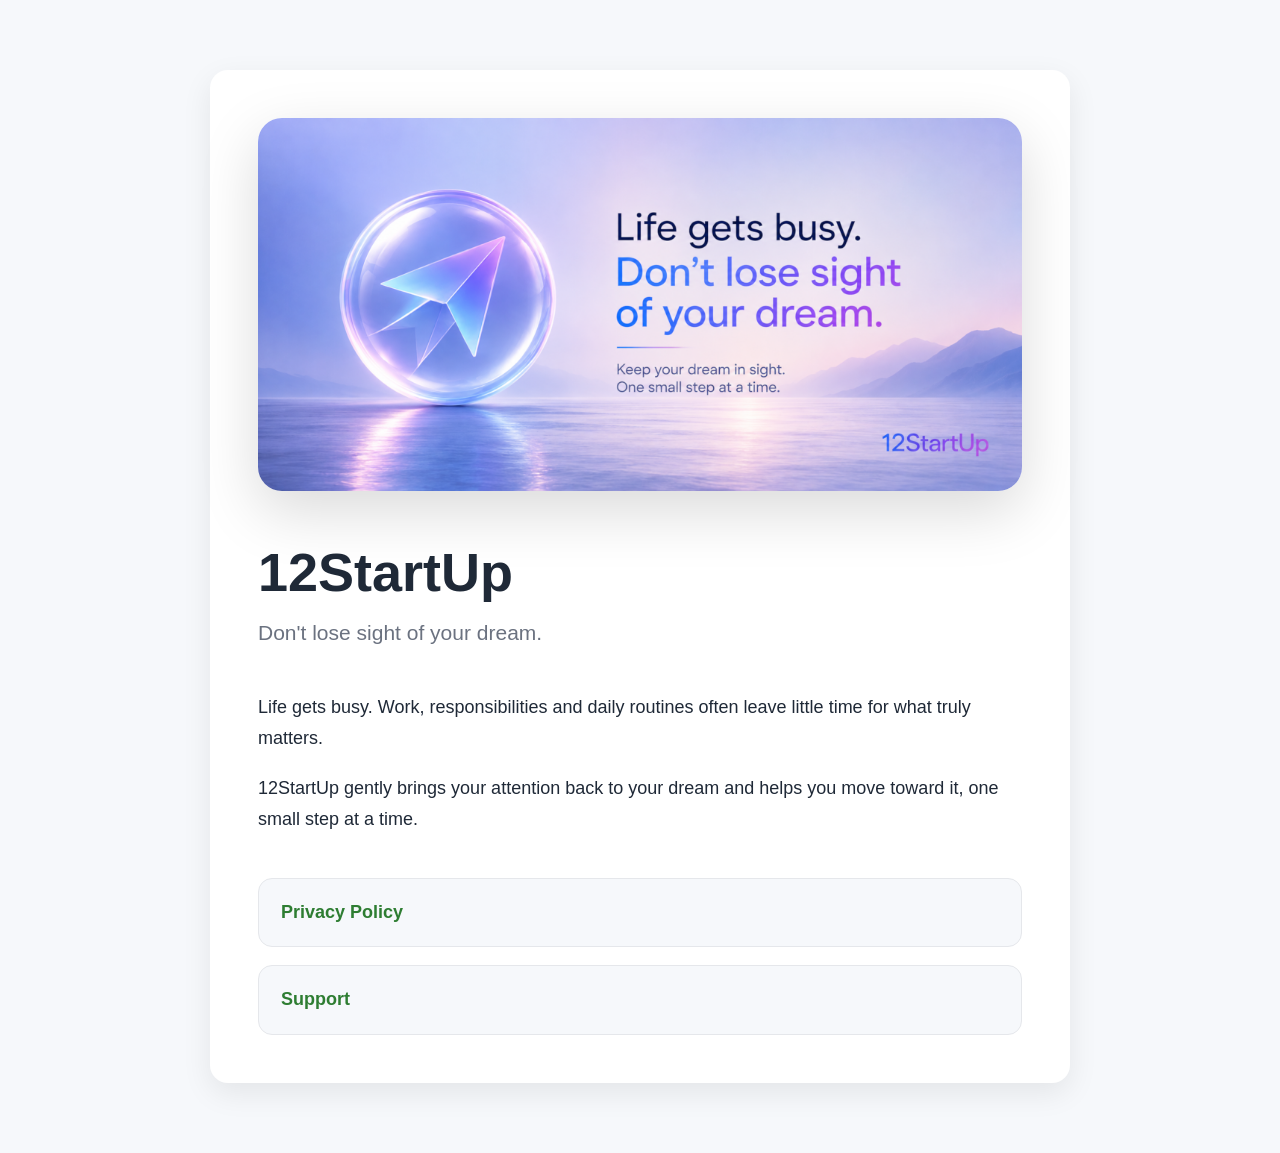
<file: index.html>
<!DOCTYPE html>
<html lang="en">

<head>
    <meta charset="UTF-8">
    <meta name="viewport" content="width=device-width, initial-scale=1.0">

    <title>12StartUp</title>

    <link rel="stylesheet" href="style.css">
</head>

<body>

    <main class="container">

        <img
        src="assets/description.png"
        alt="12StartUp"
        class="description-image">

        <h1>12StartUp</h1>

        <p class="subtitle">
            Don't lose sight of your dream.
        </p>
        
        <p>
            Life gets busy.
            Work, responsibilities and daily routines
            often leave little time for what truly matters.
        </p>
        
        <p>
            12StartUp gently brings your attention back
            to your dream and helps you move toward it,
            one small step at a time.
        </p>

        
        <nav class="links">

            <a href="privacy.html">
                Privacy Policy
            </a>

            <a href="support.html">
                Support
            </a>

        </nav>

    </main>

</body>

</html>
</file>
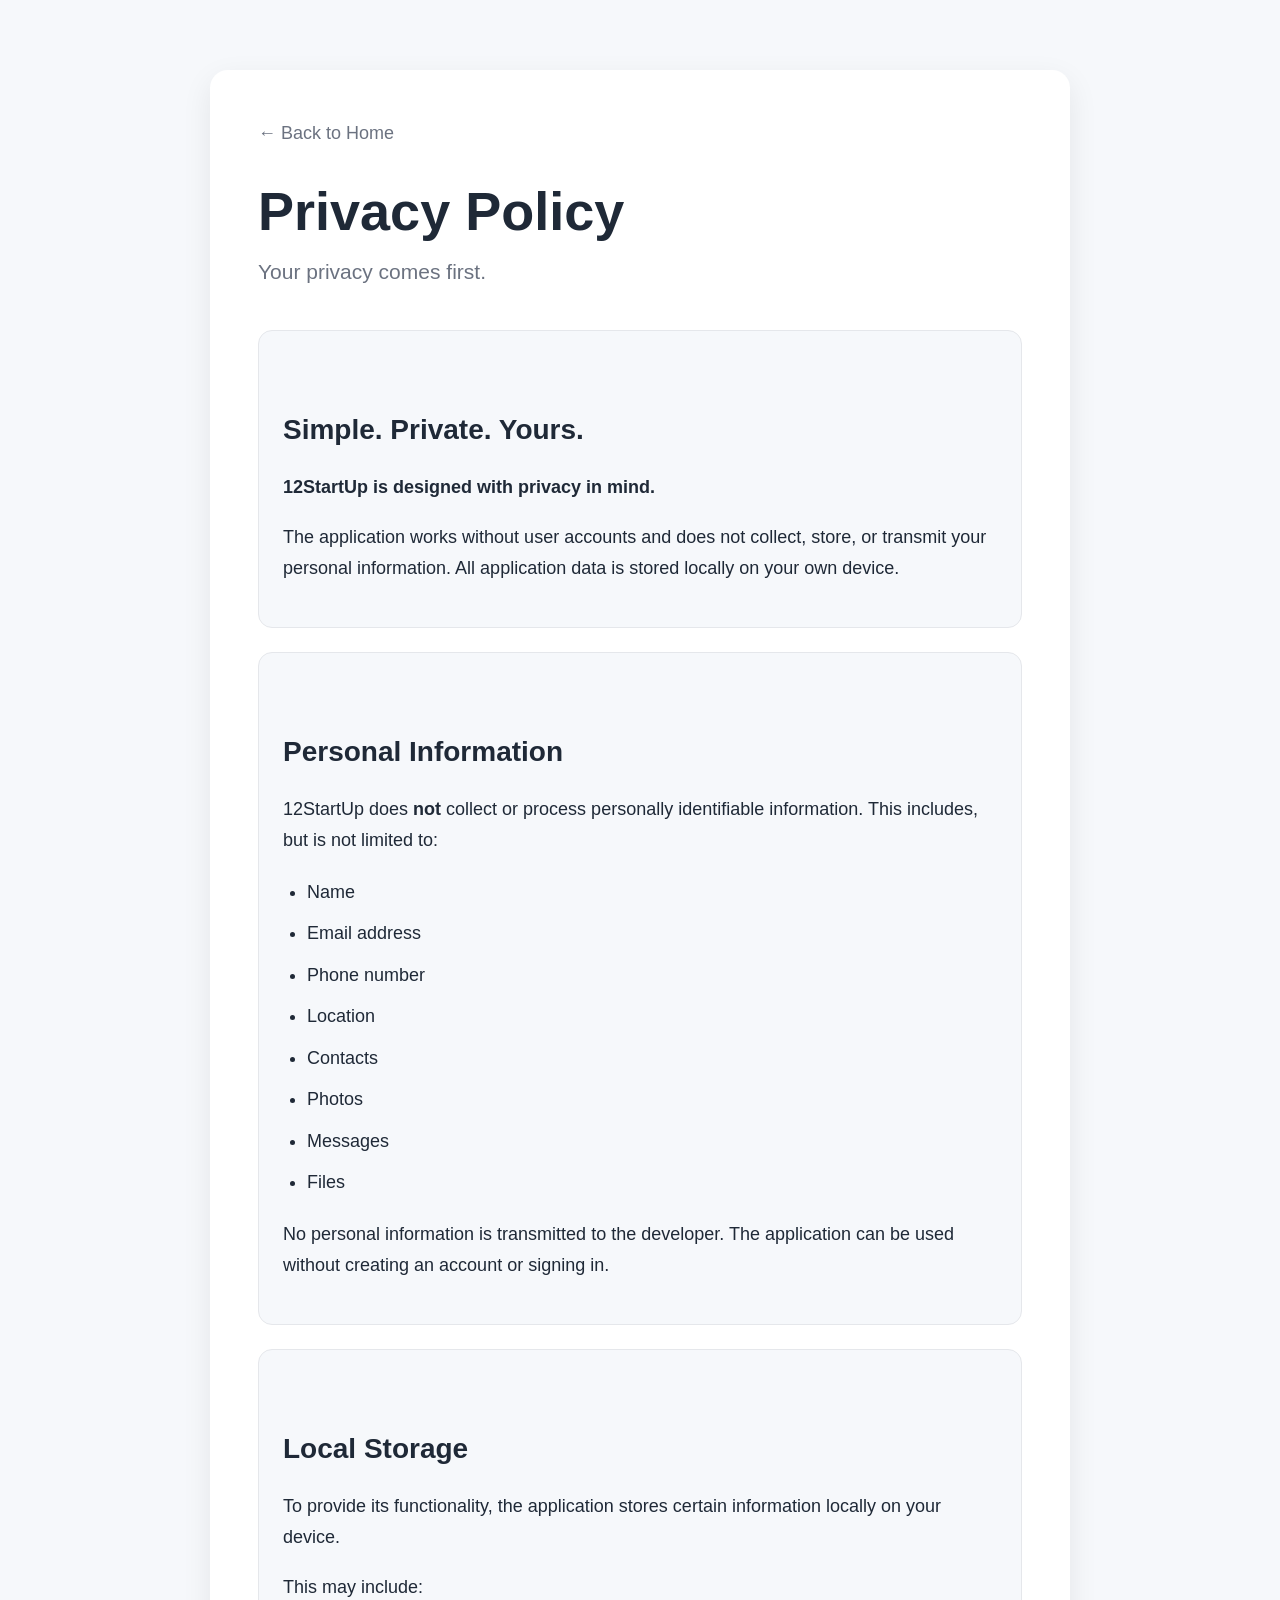
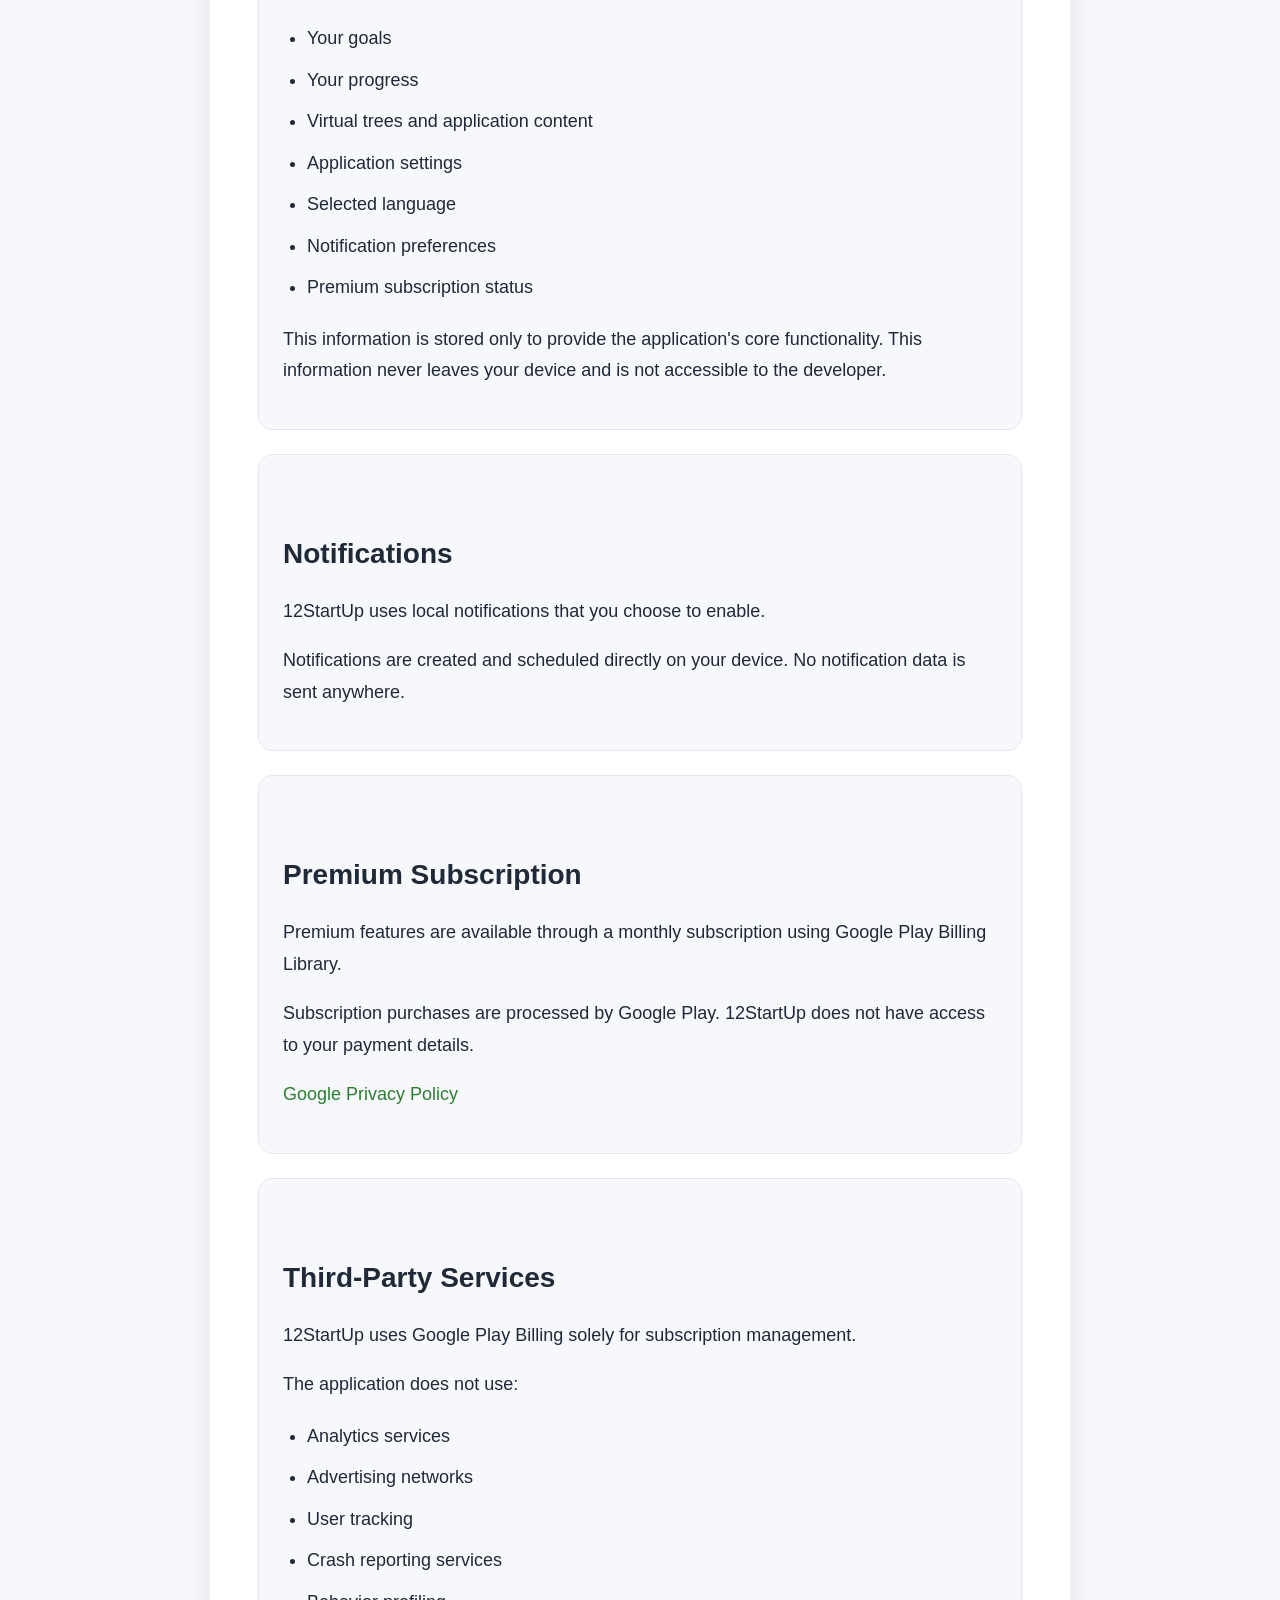
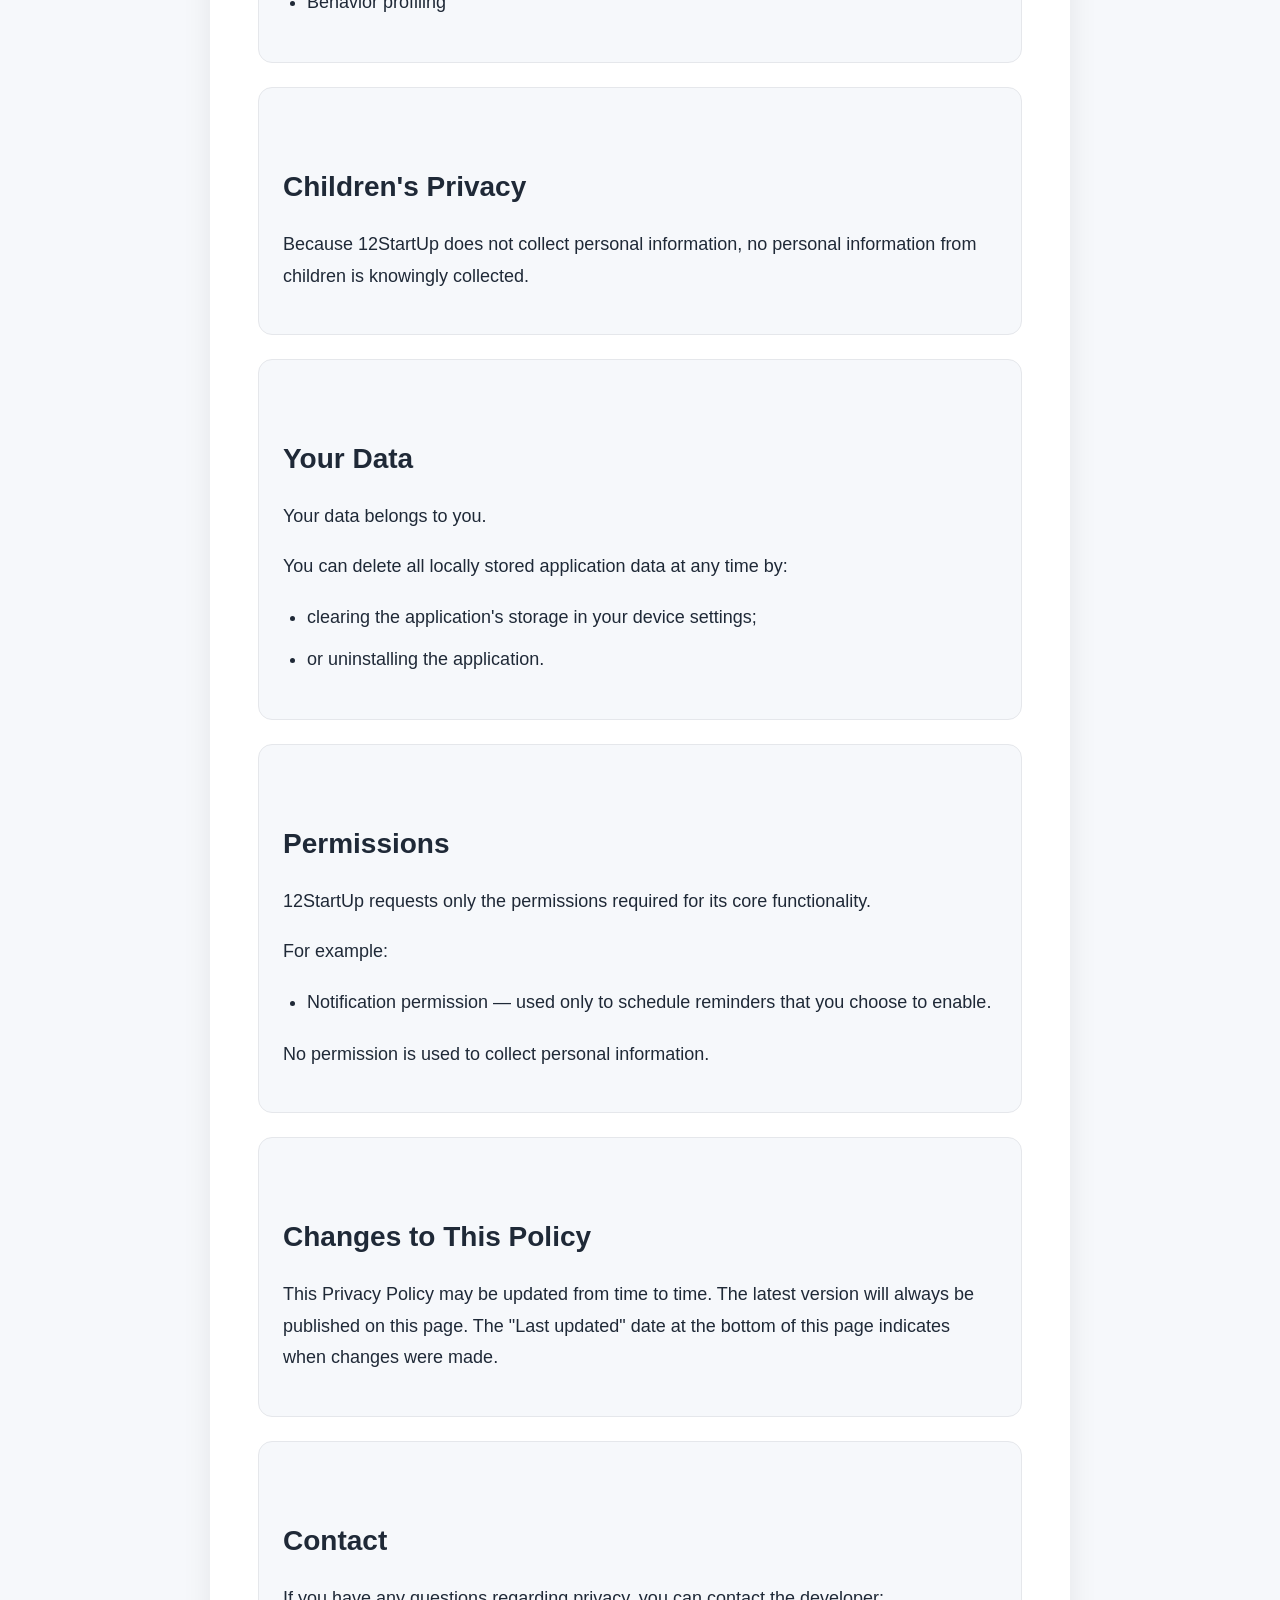
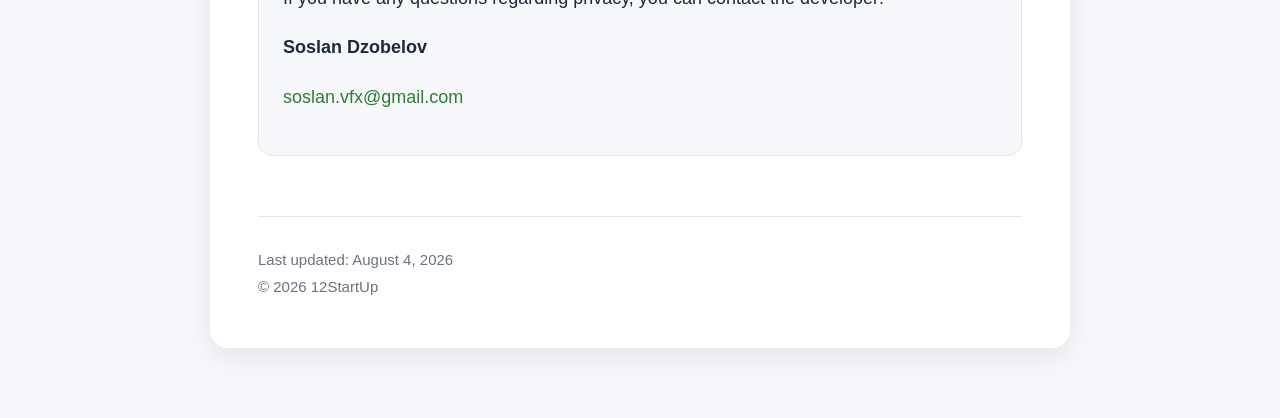
<file: privacy.html>
<!DOCTYPE html>
<html lang="en">

<head>
    <meta charset="UTF-8">
    <meta name="viewport" content="width=device-width, initial-scale=1.0">

    <title>Privacy Policy | 12StartUp</title>

    <link rel="stylesheet" href="style.css">
</head>

<body>

<main class="container">

<a class="back" href="index.html">← Back to Home</a>

<h1>Privacy Policy</h1>

<p class="subtitle">
Your privacy comes first.
</p>
    
<div class="card">

<h2>Simple. Private. Yours.</h2>

<p>
<strong>12StartUp is designed with privacy in mind.</strong>
</p>

<p>
The application works without user accounts and does not collect, store,
or transmit your personal information.
All application data is stored locally on your own device.
</p>

</div>

<div class="card">

<h2>Personal Information</h2>

<p>
12StartUp does <strong>not</strong> collect or process personally identifiable information.
This includes, but is not limited to:
</p>

<ul>
<li>Name</li>
<li>Email address</li>
<li>Phone number</li>
<li>Location</li>
<li>Contacts</li>
<li>Photos</li>
<li>Messages</li>
<li>Files</li>
</ul>

<p>
No personal information is transmitted to the developer.
The application can be used without creating an account or signing in.
</p>

</div>

<div class="card">

<h2>Local Storage</h2>

<p>
To provide its functionality, the application stores certain information
locally on your device.
</p>

<p>
This may include:
</p>

<ul>
<li>Your goals</li>
<li>Your progress</li>
<li>Virtual trees and application content</li>
<li>Application settings</li>
<li>Selected language</li>
<li>Notification preferences</li>
<li>Premium subscription status</li>
</ul>

<p>
This information is stored only to provide the application's core functionality.    
This information never leaves your device and is not accessible to the developer.
</p>

</div>

<div class="card">

<h2>Notifications</h2>

<p>
12StartUp uses local notifications that you choose to enable.
</p>

<p>
Notifications are created and scheduled directly on your device.
No notification data is sent anywhere.
</p>

</div>

<div class="card">

<h2>Premium Subscription</h2>

<p>
Premium features are available through a monthly subscription using
Google Play Billing Library.
</p>

<p>
Subscription purchases are processed by Google Play.
12StartUp does not have access to your payment details.    
</p>

<p>

<a href="https://policies.google.com/privacy">
Google Privacy Policy
</a>

</p>

</div>

<div class="card">

<h2>Third-Party Services</h2>

<p>
12StartUp uses Google Play Billing solely for subscription management.
</p>

<p>
The application does not use:
</p>

<ul>
<li>Analytics services</li>
<li>Advertising networks</li>
<li>User tracking</li>
<li>Crash reporting services</li>
<li>Behavior profiling</li>
</ul>

</div>

<div class="card">

<h2>Children's Privacy</h2>

<p>
Because 12StartUp does not collect personal information,
no personal information from children is knowingly collected.
</p>

</div>

<div class="card">

<h2>Your Data</h2>

<p>
Your data belongs to you.
</p>

<p>
You can delete all locally stored application data at any time by:
</p>

<ul>
<li>clearing the application's storage in your device settings;</li>
<li>or uninstalling the application.</li>
</ul>

</div>

<div class="card">

<h2>Permissions</h2>

<p>
12StartUp requests only the permissions required for its core functionality.
</p>

<p>
For example:
</p>

<ul>
<li>Notification permission — used only to schedule reminders that you choose to enable.</li>
</ul>

<p>
No permission is used to collect personal information.    
</p>    

</div>    

<div class="card">

<h2>Changes to This Policy</h2>

<p>
This Privacy Policy may be updated from time to time.
The latest version will always be published on this page.
The "Last updated" date at the bottom of this page indicates when changes were made.
</p>

</div>

<div class="card">

<h2>Contact</h2>

<p>

If you have any questions regarding privacy, you can contact the developer:

</p>

<p>

<strong>Soslan Dzobelov</strong>

</p>

<p>

<a href="mailto:soslan.vfx@gmail.com">
soslan.vfx@gmail.com
</a>

</p>

</div>
        
    
<footer>
    
Last updated: August 4, 2026<br>    
© 2026 12StartUp

</footer>

</main>

</body>

</html>
</file>
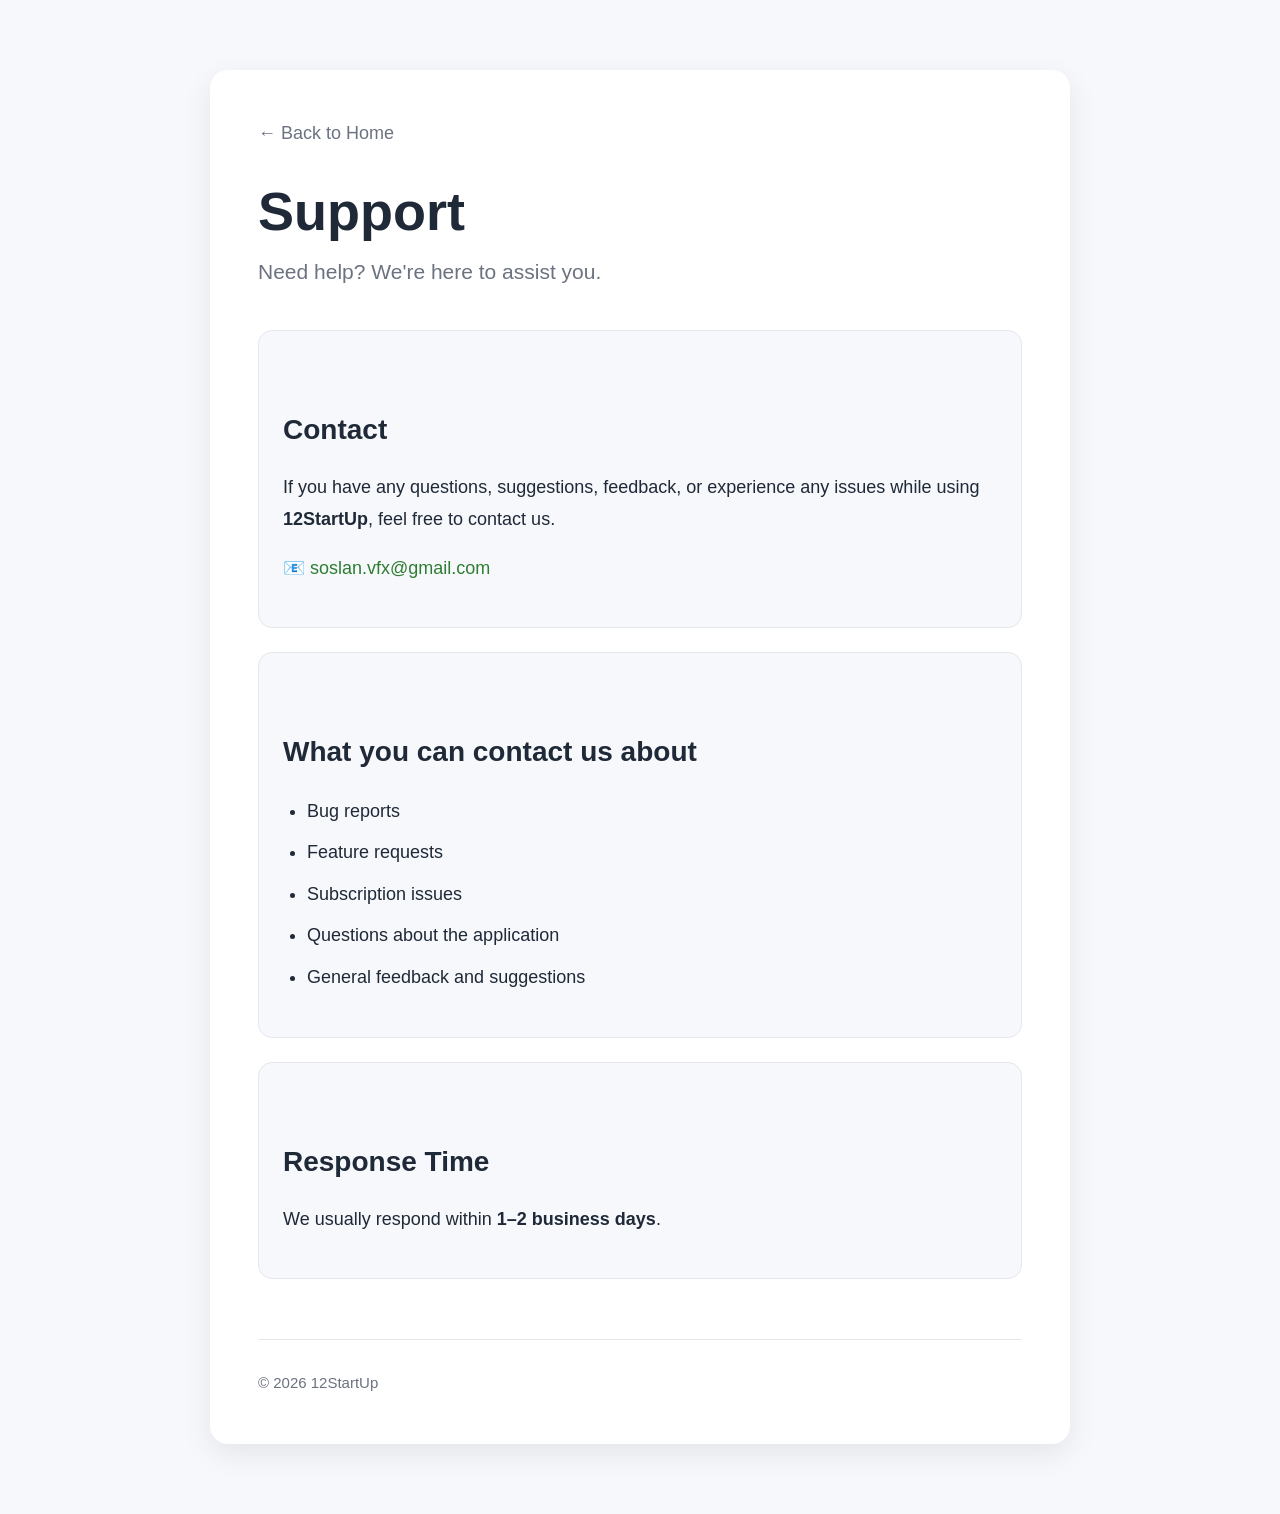
<file: support.html>
<!DOCTYPE html>
<html lang="en">

<head>
    <meta charset="UTF-8">
    <meta name="viewport" content="width=device-width, initial-scale=1.0">
    <title>Support | 12StartUp</title>

    <link rel="stylesheet" href="style.css">
</head>

<body>

    <main class="container">

        <a class="back" href="index.html">← Back to Home</a>

        <h1>Support</h1>

        <p class="subtitle">
            Need help? We're here to assist you.
        </p>

        <div class="card">

            <h2>Contact</h2>

            <p>
                If you have any questions, suggestions, feedback, or experience any issues while using
                <strong>12StartUp</strong>, feel free to contact us.
            </p>

            <p>
                📧
                <a href="mailto:soslan.vfx@gmail.com">
                    soslan.vfx@gmail.com
                </a>
            </p>

        </div>

        <div class="card">

            <h2>What you can contact us about</h2>

            <ul>
                <li>Bug reports</li>
                <li>Feature requests</li>
                <li>Subscription issues</li>
                <li>Questions about the application</li>
                <li>General feedback and suggestions</li>
            </ul>

        </div>

        <div class="card">

            <h2>Response Time</h2>

            <p>
                We usually respond within <strong>1–2 business days</strong>.
            </p>

        </div>

        <footer>

            © 2026 12StartUp

        </footer>

    </main>

</body>

</html>
</file>
<file: style.css>
/* ==========================================================
   12StartUp Website
   Version 1.0
   ========================================================== */

:root {

    --background: #f6f8fb;
    --surface: #ffffff;

    --text: #1f2937;
    --text-secondary: #6b7280;

    --primary: #2e7d32;
    --primary-hover: #1b5e20;

    --border: #e5e7eb;

    --shadow:
        0 10px 30px rgba(0,0,0,.08);

    --radius: 18px;

    --content-width: 860px;

}

@media (prefers-color-scheme: dark) {

    :root {

        --background: #171717;
        --surface: #232323;

        --text: #f5f5f5;
        --text-secondary: #b3b3b3;

        --primary: #6ac46f;
        --primary-hover: #8be58d;

        --border: #353535;

        --shadow:
            0 12px 32px rgba(0,0,0,.45);

    }

}

/* ========================================================== */

*,
*::before,
*::after {

    box-sizing: border-box;

}

html {

    scroll-behavior: smooth;

}

body {

    margin: 0;

    background: var(--background);

    color: var(--text);

    font-family:

        -apple-system,
        BlinkMacSystemFont,
        "Segoe UI",
        Roboto,
        Helvetica,
        Arial,
        sans-serif;

    line-height: 1.75;

    font-size: 18px;

}

/* ========================================================== */

.container {

    width: min(
        calc(100% - 40px),
        var(--content-width)
    );

    margin: 70px auto;

    background: var(--surface);

    border-radius: var(--radius);

    padding: 48px;

    box-shadow: var(--shadow);

}

/* ========================================================== */

h1 {

    margin-top: 0;

    margin-bottom: 12px;

    font-size: clamp(38px, 5vw, 54px);

    line-height: 1.15;

}

h2 {

    margin-top: 50px;

    margin-bottom: 18px;

    font-size: 28px;

}

h3 {

    margin-top: 36px;

}

.subtitle {

    color: var(--text-secondary);

    font-size: 21px;

    margin-bottom: 40px;

}

/* ========================================================== */

p {

    margin: 0 0 18px;

}

strong {

    font-weight: 600;

}

/* ========================================================== */

ul {

    margin: 20px 0;

    padding-left: 24px;

}

li {

    margin-bottom: 10px;

}

/* ========================================================== */

a {

    color: var(--primary);

    text-decoration: none;

    transition: .2s;

}

a:hover {

    color: var(--primary-hover);

}

/* ========================================================== */

.links {

    display: flex;

    flex-direction: column;

    gap: 18px;

    margin-top: 42px;

}

.links a {

    display: block;

    padding: 18px 22px;

    background: var(--background);

    border: 1px solid var(--border);

    border-radius: 14px;

    font-weight: 600;

    transition:
        transform .18s ease,
        border-color .18s ease,
        box-shadow .18s ease;

}

.links a:hover {

    transform: translateY(-2px);

    border-color: var(--primary);

    box-shadow: 0 8px 20px rgba(0,0,0,.08);

}

/* ========================================================== */

.back {

    display: inline-block;

    margin-bottom: 30px;

    color: var(--text-secondary);

}

/* ========================================================== */

footer {

    margin-top: 60px;

    padding-top: 30px;

    border-top: 1px solid var(--border);

    color: var(--text-secondary);

    font-size: 15px;

}

/* ========================================================== */

hr {

    border: 0;

    border-top: 1px solid var(--border);

    margin: 40px 0;

}

/* ========================================================== */

.card {

    margin-top: 24px;

    padding: 24px;

    background: var(--background);

    border: 1px solid var(--border);

    border-radius: 14px;

}

/* ========================================================== */

@media (max-width: 700px) {

    .container {

        margin: 20px auto;

        padding: 28px;

    }

    body {

        font-size: 17px;

    }

    h2 {

        margin-top: 40px;

        font-size: 24px;

    }

    .subtitle {

        font-size: 19px;

    }

}

.description-image {
    width: 100%;
    max-width: 1024px;
    display: block;
    margin: 0 auto 50px;
    border-radius: 24px;
    box-shadow: 0 20px 60px rgba(0,0,0,.15);
}
</file>
